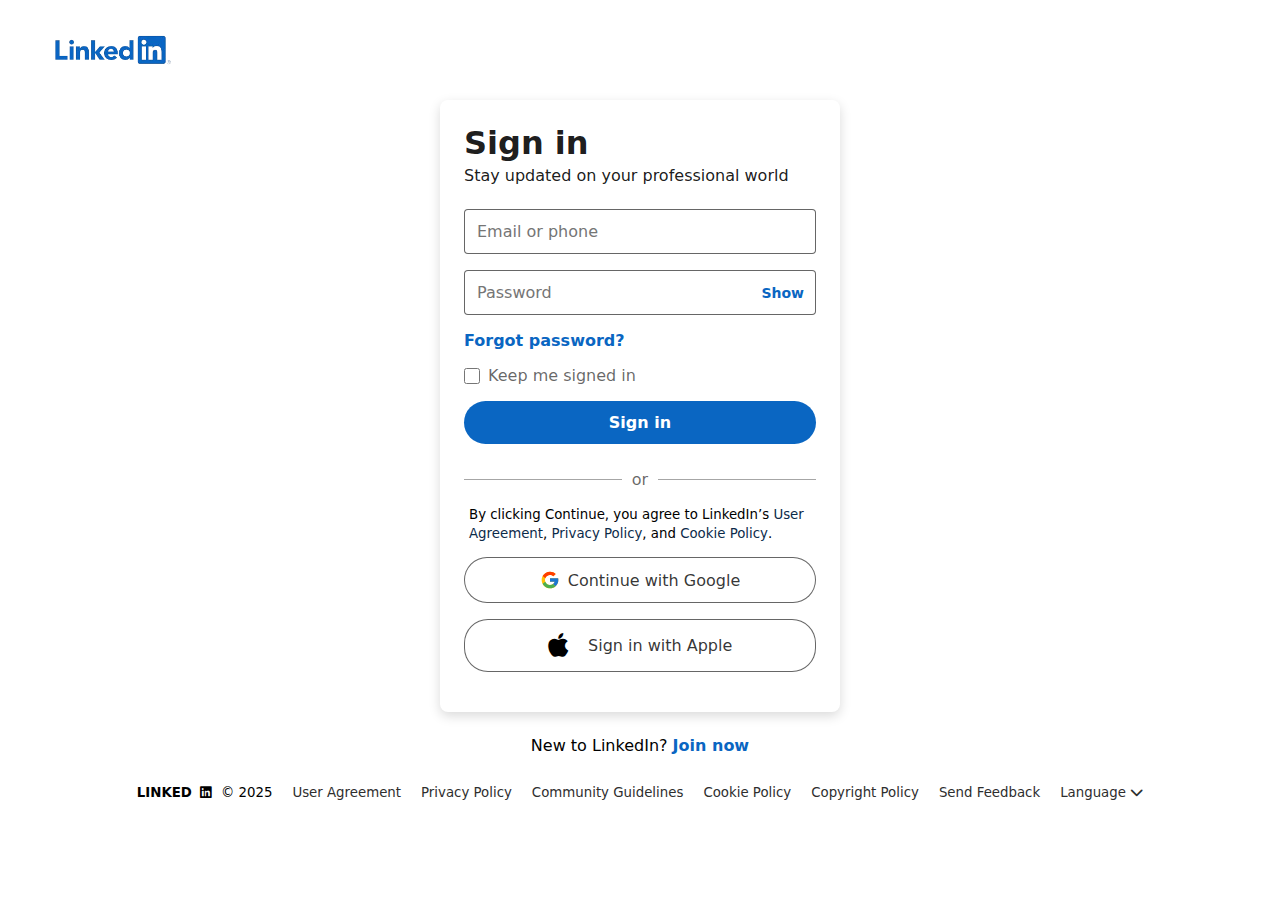
<file: linkedin-login/index.html>
<!DOCTYPE html>
<html lang="en">
  <head>
    <meta charset="UTF-8" />
    <meta name="viewport" content="width=device-width, initial-scale=1.0" />
    <title>LinkedIn Login</title>
    <link
      rel="stylesheet"
      href="https://cdnjs.cloudflare.com/ajax/libs/font-awesome/6.7.2/css/all.min.css"
      integrity="sha512-Evv84Mr4kqVGRNSgIGL/F/aIDqQb7xQ2vcrdIwxfjThSH8CSR7PBEakCr51Ck+w+/U6swU2Im1vVX0SVk9ABhg=="
      crossorigin="anonymous"
      referrerpolicy="no-referrer"
    />
    <link rel="stylesheet" href="style.css" />
  </head>
  <body>
    <!-- header structure -->
    <header class="website-header">
      <div class="logo">
        <img src="logo.png" alt="website-logo" width="150px" />
      </div>
    </header>

    <!-- card structure desin  header-->

    <div class="signin-card">
      <h1>Sign in</h1>
      <p>Stay updated on your professional world</p>
<!-- card structure desin  form field-->
      <form>
        <div class="form-group">
          <input type="text" placeholder="Email or phone" />
        </div>

        <div class="form-group">
          <input type="password" placeholder="Password" />
          <button type="button" class="show-password">Show</button>
        </div>

        <a href="#" class="forgot-password">Forgot password?</a>

        <div class="checkbox-group">
          <input type="checkbox" id="keep-signed" />
          <label for="keep-signed">Keep me signed in</label>
        </div>

        <button type="submit" class="signin-button">Sign in</button>

        <div class="divider">
          <span>or</span>
        </div>

        <div class="policy">
          <small
            >By clicking Continue, you agree to LinkedIn’s
            <span class="text-color">User Agreement</span>,
            <span class="text-color">Privacy Policy</span>, and
            <span class="text-color">Cookie Policy</span>.</small
          >
        </div>

        <button type="button" class="social-button">
          <img
            src="[data-uri]"
            alt="Google"
          />
          Continue with Google
        </button>

        <button type="button" class="social-button">
          <i class="fa-brands size fa-apple"></i>&nbsp;&nbsp;&nbsp; Sign in with
          Apple
        </button>
      </form>
    </div>
    <footer>
      <div class="join-now">
        <p>New to LinkedIn? <a href="#">Join now</a></p>
      </div>
      <div class="flex-property">
        <small
          ><strong>LINKED</strong>&nbsp;&nbsp;<i
            class="fa-brands fa-linkedin"
          ></i
          >&nbsp;&nbsp;&copy; 2025</small
        >
        <small
          ><ul class="footer-list">
            <li class="deco">User Agreement</li>
            <li class="deco">Privacy Policy</li>
            <li class="deco">Community Guidelines</li>
            <li class="deco">Cookie Policy</li>
            <li class="deco">Copyright Policy</li>
            <li class="deco">Send Feedback</li>
            <li class="deco">
              Language <i class="fa-solid fa-chevron-down"></i>
            </li></ul
        ></small>
      </div>
    </footer>
  </body>
</html>
</file>
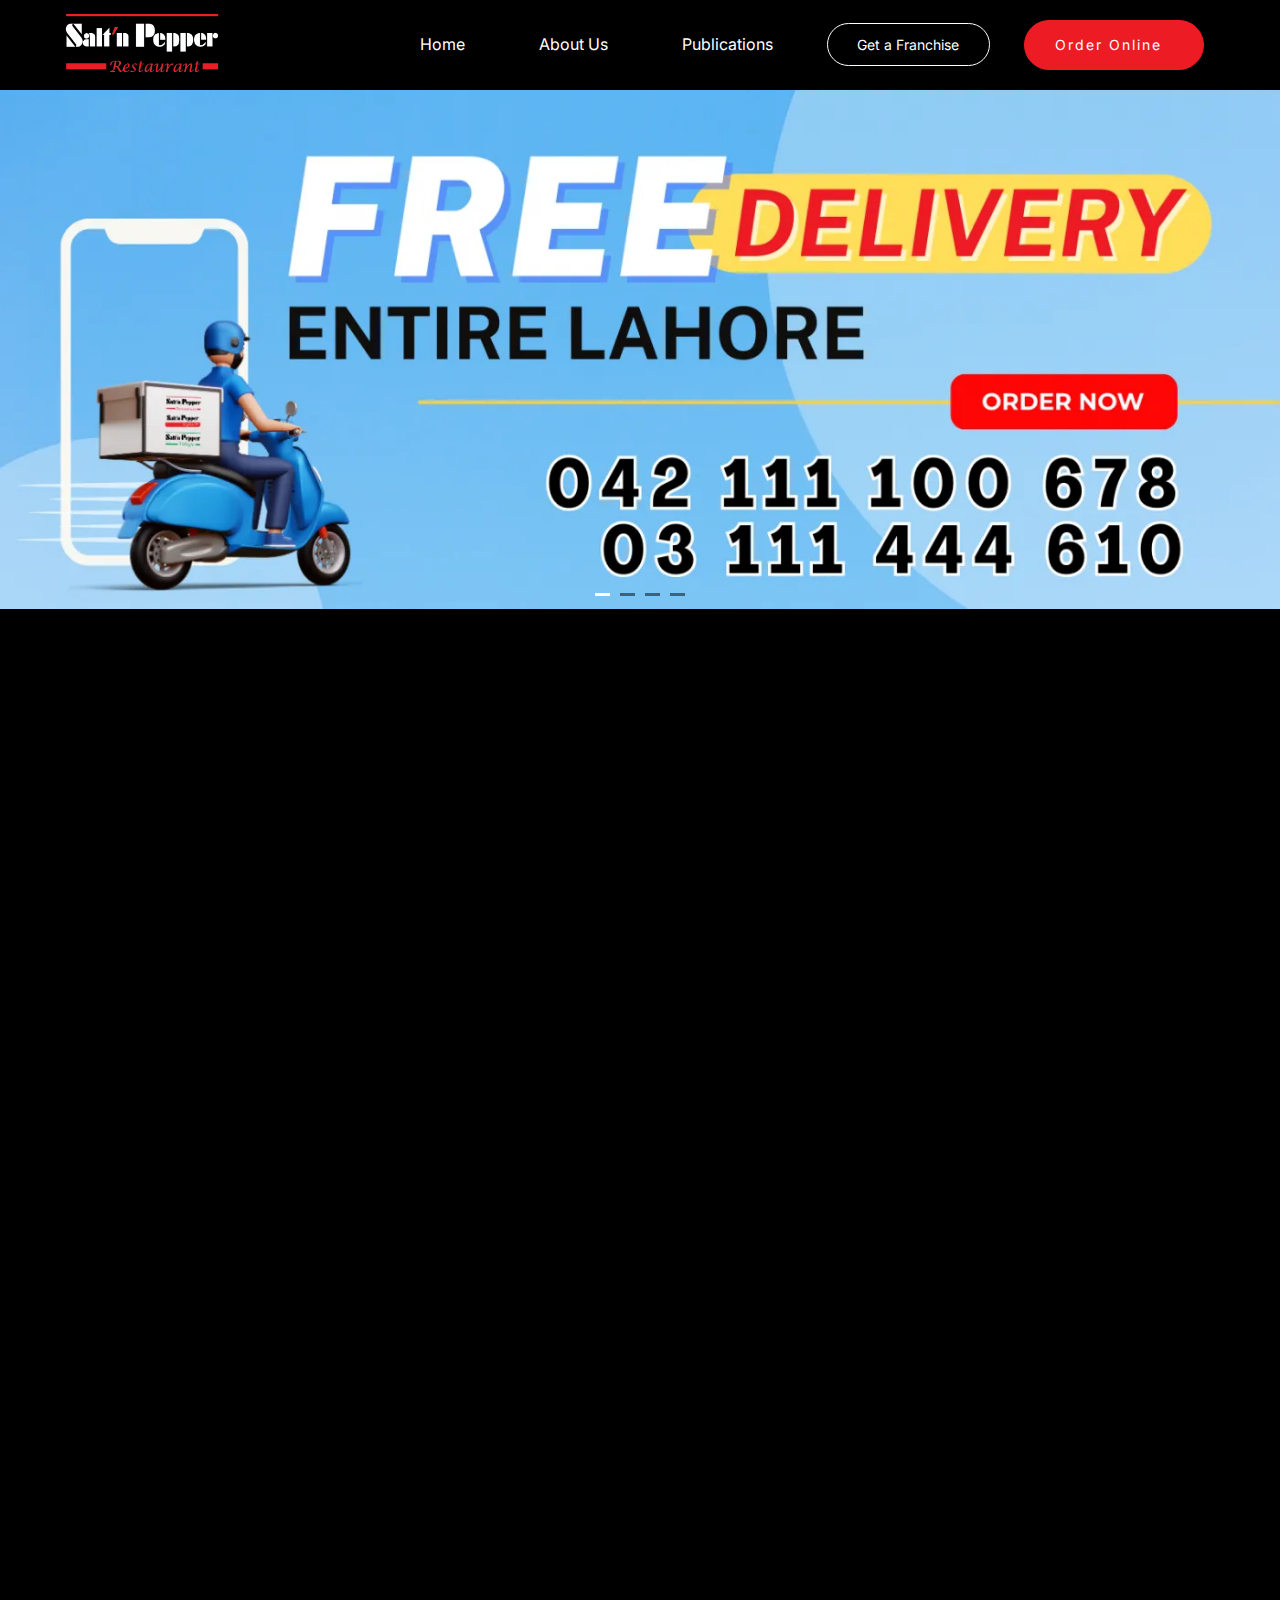
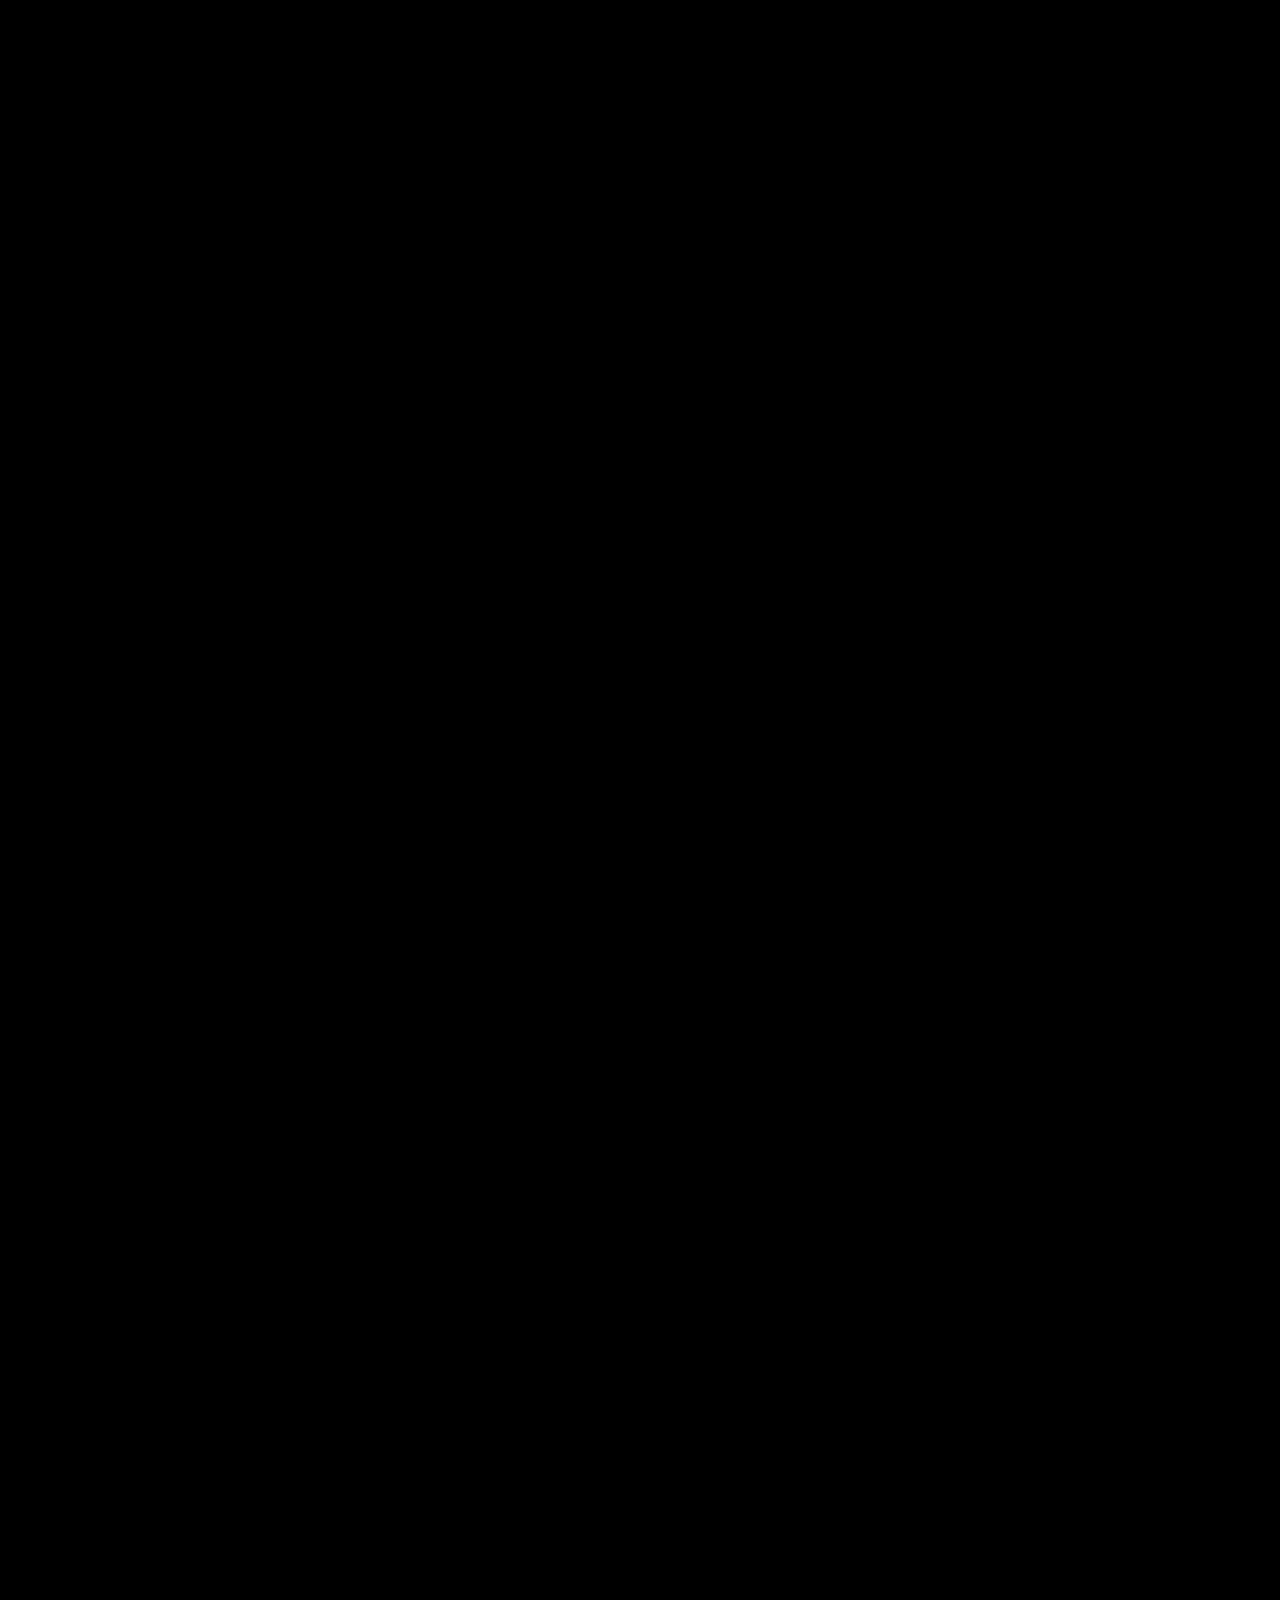
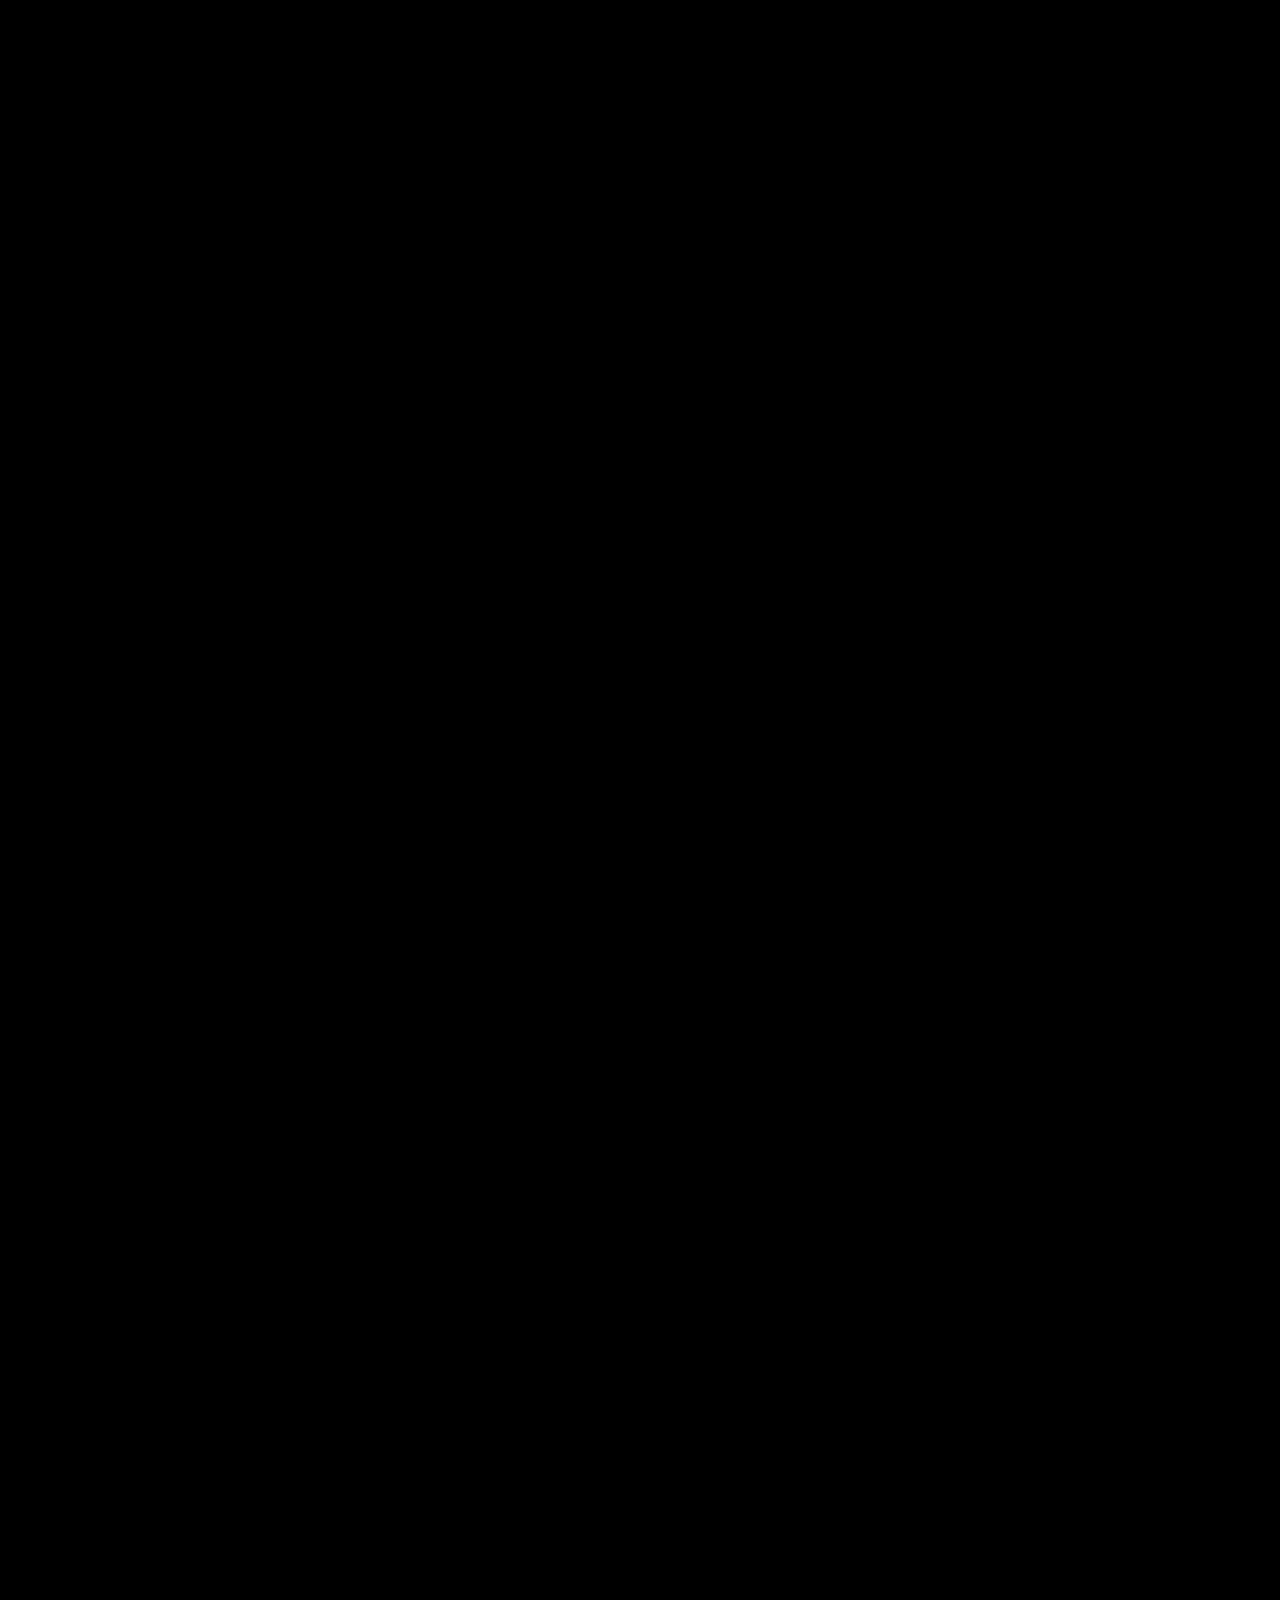
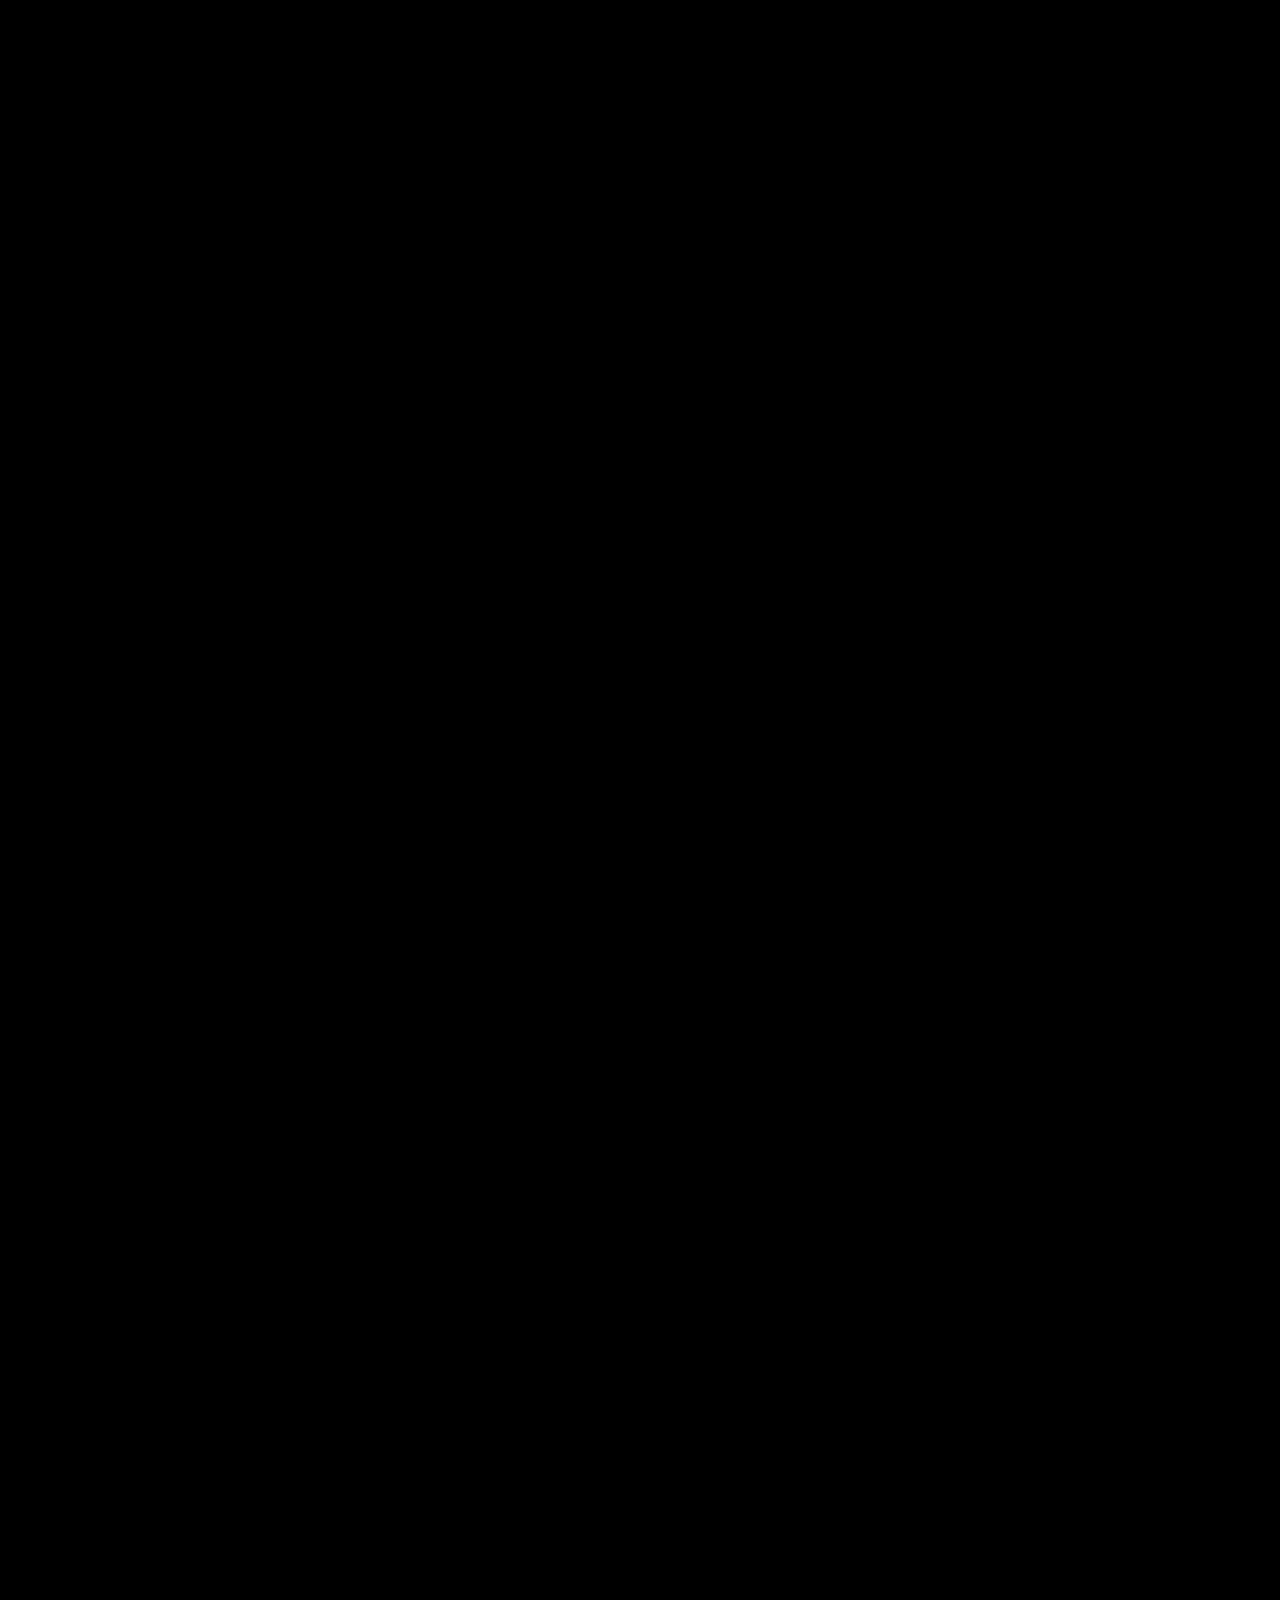
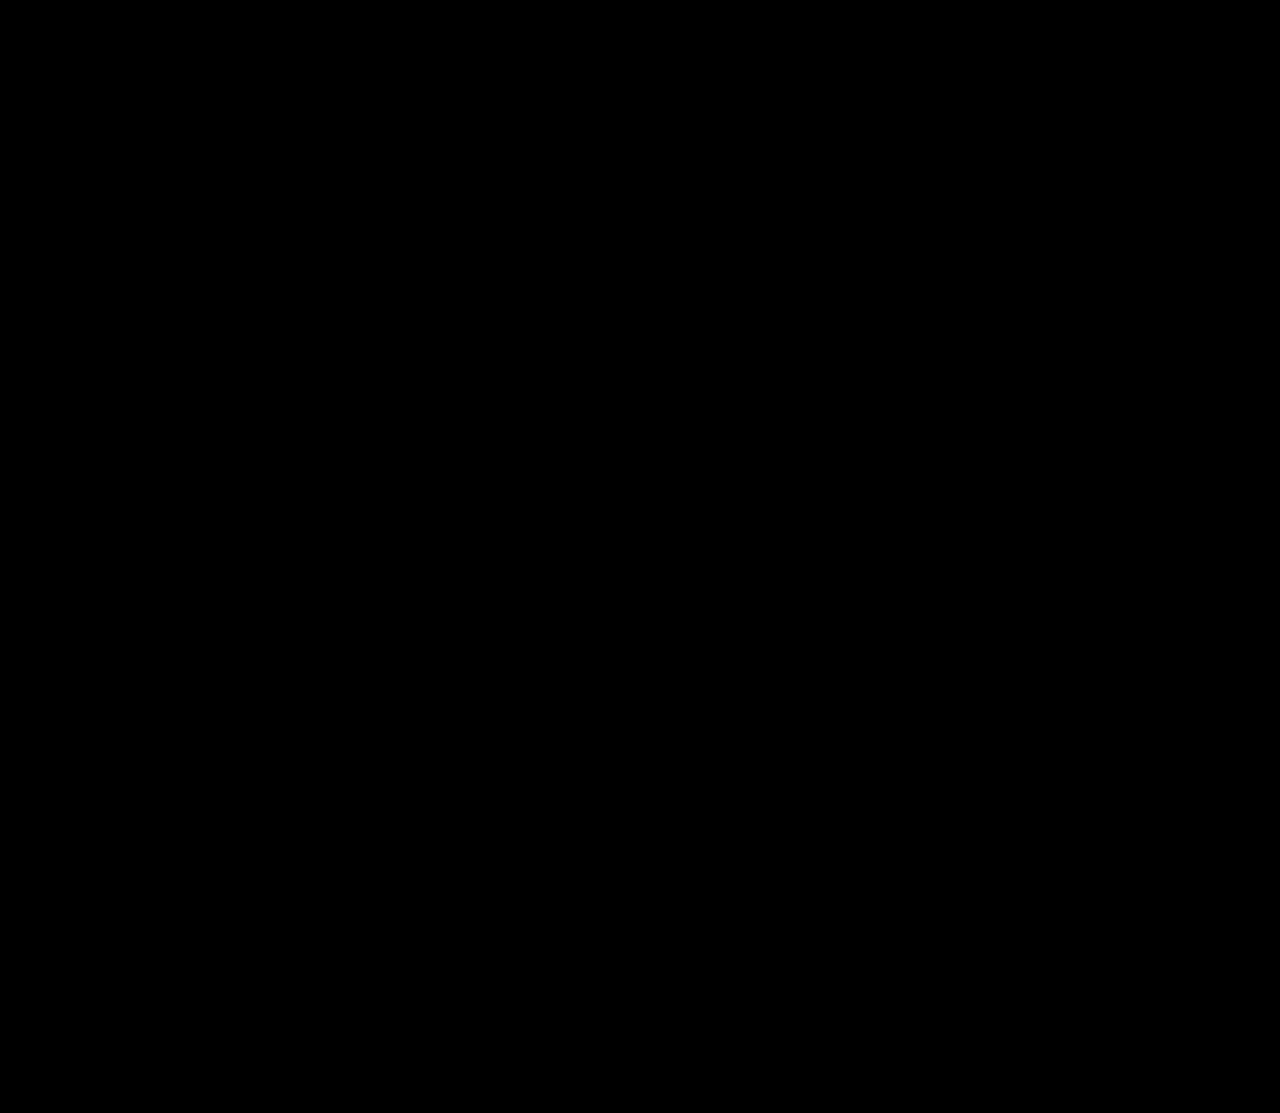
<file: salt-n-pepper/index.html>
<!DOCTYPE html>
<html lang="en">
  <head>
    <meta charset="UTF-8" />
    <meta name="viewport" content="width=device-width, initial-scale=1.0" />
    <title>Snp-Main</title>
    <link
      rel="stylesheet"
      href="https://cdnjs.cloudflare.com/ajax/libs/font-awesome/6.7.1/css/all.min.css"
      integrity="sha512-5Hs3dF2AEPkpNAR7UiOHba+lRSJNeM2ECkwxUIxC1Q/FLycGTbNapWXB4tP889k5T5Ju8fs4b1P5z/iB4nMfSQ=="
      crossorigin="anonymous"
      referrerpolicy="no-referrer"
    />
    <link rel="preconnect" href="https://fonts.googleapis.com" />
    <link rel="preconnect" href="https://fonts.gstatic.com" crossorigin />
    <link
      href="https://fonts.googleapis.com/css2?family=Inter:ital,opsz,wght@0,14..32,100..900;1,14..32,100..900&family=Montserrat:ital,wght@0,100..900;1,100..900&family=Roboto:ital,wght@0,100;0,300;0,400;0,500;0,700;0,900;1,100;1,300;1,400;1,500;1,700;1,900&display=swap"
      rel="stylesheet"
    />
    <link rel="stylesheet" href="style.css" />
  </head>
  <body>
    <header class="header-container">
      <div class="logo-image">
        <img src="section-images/logo.webp" alt="logo" width="160px" />
      </div>
      <nav class="nav-padding">
        <ul>
          <li><a href="/">Home</a></li>
          <li><a href="about">About Us</a></li>
          <li><a href="publications">Publications</a></li>
          <li class="border-li">
            <a class="nav-btn" href="get_a_franchise">Get a Franchise</a>
          </li>
          <li class="order">
            <a class="nav-btn" href="order_online"
              >Order Online <i class="fa-solid fa-circle-arrow-right"> </i
            ></a>
          </li>
        </ul>
      </nav>
    </header>

    <main>
      <section class="slider">
        <div class="slides">
          <div class="slide">
            <img src="banner-image/image1.webp" alt="Slide 1" />
          </div>
          <div class="slide">
            <img src="banner-image/image2.webp" alt="Slide 2" />
          </div>
          <div class="slide">
            <img src="banner-image/image3.webp" alt="Slide 3" />
          </div>
          <div class="slide">
            <img src="banner-image/image4.webp" alt="Slide 4" />
          </div>
        </div>
        <div class="indicators">
          <button data-index="0" class="indicator active"></button>
          <button data-index="1" class="indicator"></button>
          <button data-index="2" class="indicator"></button>
          <button data-index="3" class="indicator"></button>
        </div>
      </section>

      <!-- section about -->
      <section class="product-brand-section">
        <div class="container-product">
          <div class="main-custom-heading">
            <h2>
              Welcome to <span class="logo-text-bold">Salt'n Pepper</span>
              <br />
              &nbsp;&nbsp;&nbsp;&nbsp; Restaurants! Our Brands
            </h2>
            <p>
              Please click our brands below for further information,
              reservations, or to order online!
            </p>
          </div>
          <div class="product-brand-main">
            <div class="product-brand-list">
              <div class="banner-slider-arrow"></div>
              <ul class="product_brand_slider slick-initialized slick-slider">
                <div class="slick-list draggable" tabindex="0">
                  <div class="slick-track">
                    <li
                      class="slick-slide slick-active"
                      width="240px"
                      data-slick-index="0"
                    >
                      <div class="product_brand_figure_box">
                        <figure>
                          <a href="#" target="_blank">
                            <img
                              src="section-images/sec-image1.webp"
                              alt="Salt'n Pepper Restaurant"
                            />
                          </a>
                        </figure>
                      </div>
                      <div class="brand_btn_holds">
                        <a class="product-btn" href="#">Order Now</a>
                      </div>
                    </li>
                    <li
                      class="slick-slide slick-active"
                      width="240px"
                      data-slick-index="1"
                    >
                      <div class="product_brand_figure_box">
                        <figure>
                          <a href="#" target="_blank">
                            <img
                              src="section-images/sec-image2.webp"
                              alt="Salt'n Pepper Express"
                            />
                          </a>
                        </figure>
                      </div>
                      <div class="brand_btn_holds">
                        <a class="product-btn" href="#">Order Now</a>
                      </div>
                    </li>
                    <li
                      class="slick-slide slick-active"
                      width="240px"
                      data-slick-index="2"
                    >
                      <div class="product_brand_figure_box">
                        <figure>
                          <a href="#" target="_blank">
                            <img
                              src="section-images/sec-image3.webp"
                              alt="Salt'n Pepper Village"
                            />
                          </a>
                        </figure>
                      </div>
                      <div class="brand_btn_holds">
                        <a class="product-btn" href="#">Reserve a Table</a>
                      </div>
                    </li>
                  </div>
                </div>
              </ul>
            </div>
          </div>
        </div>
      </section>
      <!-- resturant franchise -->
      <section class="resturant_franchise">
        <div>
          <div class="main-custom-heading-two">
            <h2 class="latters-gap">
              <span class="logo-text-bold">Salt'n Pepper</span> <br />
              <span class="spacing">Restaurant Franchise</span>
            </h2>
            <p>
              Each of our franchises are individually managed. For further
              details, kindly contact them directly.
            </p>
          </div>
          <div class="snp_right_side_one">
            <img
              src="franchise-image/s-image.webp"
              alt="S logo"
              width="325"
              height="465"
            />
          </div>
          <div class="franchise_container">
            <div>
              <div class="frachise_box row_custom">
                <small>Islamabad</small>
                <h3>
                  <span class="logo-text-hold-second">Salt'n Pepper </span>
                  Restaurant
                </h3>
                <p>
                  <i class="fa-solid fa-location-dot"></i>&nbsp;&nbsp;Plot# 55,
                  Shabbir Plaza, Blue Area, F-6, Islamabad
                </p>
                <p>
                  <a href="tel:051-260490-6"
                    ><i class="fa-solid fa-phone"></i>&nbsp;&nbsp;ph:
                    051-260490-6
                  </a>
                </p>
                <a class="border-a" href="#"
                  >Get Direction
                  <span class="arrow-one"
                    >&nbsp;&nbsp;<i
                      class="fa-solid fa-circle-arrow-right"
                    ></i></span
                ></a>
              </div>
            </div>
            <div class="frachise_box_img">
              <img
                src="franchise-image/franchise-image1.webp"
                alt="Franchise Building"
              />
            </div>
          </div>
        </div>
        <div class="franchise_container">
          <div class="frachise_box_img">
            <img
              src="franchise-image/franchise-image2.webp"
              alt="Franchise Building two"
            />
          </div>

          <div class="row_custom">
            <small>Faislabad</small>
            <h3>
              <span class="logo-text-hold-second">Salt'n Pepper</span>
              Restaurant
            </h3>
            <p>
              <i class="fa-solid fa-location-dot"></i>&nbsp;&nbsp;4-Kohinoor
              City, Faisalabad
            </p>
            <p>
              <a href="tel:051-260490-6"
                ><i class="fa-solid fa-phone"></i>&nbsp;&nbsp;Ph: 041-8711404</a
              >
            </p>
            <a class="border-a" href="#"
              >Get Direction
              <span class="arrow-one"
                ><i class="fa-solid fa-circle-arrow-right"></i></span
            ></a>
          </div>
        </div>
        <div class="franchise_container">
          <div class="row_custom">
            <small>Bahawalpur</small>
            <h3>
              <span class="logo-text-hold-second">Salt'n Pepper</span>
              Restaurant
            </h3>
            <p>
              <i class="fa-solid fa-location-dot"></i>&nbsp;&nbsp;D.C Chowk,
              opposite Commissioner House, Bahawalpur
            </p>
            <p>
              <a href="tel:062-2740271-2"
                ><i class="fa-solid fa-phone"></i>&nbsp;&nbsp;&nbsp;Ph:
                062-2740271-2</a
              >
            </p>
            <a class="border-a" href="#"
              >Get Direction
              <span class="arrow-one"
                >&nbsp;&nbsp;<i
                  class="fa-solid fa-circle-arrow-right"
                ></i></span
            ></a>
          </div>
          <div class="frachise_box_img">
            <img
              src="franchise-image/franchise-image3.webp"
              alt="another Building"
            />
          </div>
        </div>
      </section>

      <!-- express franchise code start here -->
      <section class="express-container">
        <div class="background">
          <img
            src="express-frenchise/background.webp"
            alt=""
            width="1000"
            height="900px"
          />
        </div>
        <h2>
          <span class="logo-text">Salt'n Pepper</span><br />Express Franchises
        </h2>
        <div class="row">
          <div class="card">
            <img
              src="express-frenchise/franchise01.webp"
              alt="Sargodha Branch"
            />
            <small class="location">sargodha</small>
            <h3 class="express-heading">
              <span class="logo-text1">Salt'n Pepper</span> Express
            </h3>
            <p>
              <i class="fa-solid fa-location-dot"></i> Opposite Sargodha Arts
              Council Babar Road
            </p>
            <p><i class="fa-solid fa-phone"></i>Ph: 048-3725500</p>
            <a href="#"
              >Get Directions<i class="fa-solid fa-circle-arrow-right"></i
            ></a>
          </div>
          <div class="card">
            <img src="express-frenchise/franchise02.webp" alt="Jhelum Branch" />
            <small class="location">Jhelum</small>
            <h3 class="express-heading">
              <span class="logo-text1">Salt'n Pepper</span> Express
            </h3>
            <p class="express-paragrapgh">
              <i class="fa-solid fa-location-dot"></i> Opposite Dancing Fountain
              Gallery 2 Citi Housing Jhelum,
            </p>
            <p><i class="fa-solid fa-phone"></i>Ph: 0307-7675555</p>
            <a href="#"
              >Get Directions<i class="fa-solid fa-circle-arrow-right"></i
            ></a>
          </div>
          <div class="card">
            <img
              src="express-frenchise/franchise03.webp"
              alt="Faisal Town Branch"
            />
            <small class="location">Faisal Town</small>
            <h3 class="express-heading">
              <span class="logo-text1">Salt'n Pepper</span> Express
            </h3>
            <p>
              <i class="fa-solid fa-location-dot"></i> 34-C Abul Hassan Isfahani
              Rd, Faisal Town,Lahore
            </p>
            <p><i class="fa-solid fa-phone"></i>Ph: 042-111-100-678</p>
            <a href="#"
              >Get Directions<i class="fa-solid fa-circle-arrow-right"></i
            ></a>
          </div>
        </div>

        <div class="row">
          <div class="card">
            <img src="express-frenchise/franchise04.webp" alt="DHA Branch" />
            <small class="location">DHA</small>
            <h3 class="express-heading">
              <span class="logo-text1">Salt'n Pepper</span> Express
            </h3>
            <p>
              <i class="fa-solid fa-location-dot"></i> 93-Y Phase III,
              DHA,Lahore
            </p>
            <p><i class="fa-solid fa-phone"></i>Ph: 042-111-100-678</p>
            <a href="#"
              >Get Directions<i class="fa-solid fa-circle-arrow-right"></i
            ></a>
          </div>
          <div class="card">
            <img
              src="express-frenchise/franchise05.webp"
              alt="Bahria Town Branch"
            />
            <small class="location">Bahria Town</small>
            <h3 class="express-heading">
              <span class="logo-text1">Salt'n Pepper</span> Express
            </h3>
            <p>
              <i class="fa-solid fa-location-dot"></i> 93-Y Phase III,
              DHA,Lahore
            </p>
            <p><i class="fa-solid fa-phone"></i>Ph: 042-111-100-678</p>
            <a href="#"
              >Get Directions<i class="fa-solid fa-circle-arrow-right"></i
            ></a>
          </div>
          <div class="card">
            <img
              src="express-frenchise/franchise06.webp"
              alt="Gujar Khan Branch"
            />
            <small class="location">Gujar Khan</small>
            <h3 class="express-heading">
              <span class="logo-text1">Salt'n Pepper</span> Express
            </h3>
            <p>
              <i class="fa-solid fa-location-dot"></i> New Metro City Gujar Khan
            </p>
            <p><i class="fa-solid fa-phone"></i>Ph: 0321-1114962</p>
            <a href="#"
              >Get Directions<i class="fa-solid fa-circle-arrow-right"></i
            ></a>
          </div>
        </div>
        <div class="row">
          <div class="card">
            <img
              src="express-frenchise/franchise07.webp"
              alt="Lahore Branch"
              width="350"
              height="250"
            />
            <small class="location">Lahore</small>
            <h3 class="express-heading">
              <span class="logo-text1">Salt'n Pepper</span> Express
            </h3>
            <p>
              <i class="fa-solid fa-location-dot"></i> Shop no.5, Arcade Block,
              Fortress Stadium, Lahore
            </p>
            <p><i class="fa-solid fa-phone"></i>Ph: 042-366-23-100</p>
            <a href="#"
              >Get Directions<i class="fa-solid fa-circle-arrow-right"></i
            ></a>
          </div>
          <div class="card">
            <img
              src="express-frenchise/franchise08.webp"
              alt="Gujrat Branch"
              width="350"
              height="250"
            />
            <small class="location">Gujrat</small>
            <h3 class="express-heading">
              <span class="logo-text1">Salt'n Pepper</span> Express
            </h3>
            <p><i class="fa-solid fa-location-dot"></i> Service Mor, Gujrat</p>
            <p><i class="fa-solid fa-phone"></i>Ph: 0311-1124600</p>
            <a href="#"
              >Get Directions<i class="fa-solid fa-circle-arrow-right"></i
            ></a>
          </div>
          <div class="card">
            <img
              src="express-frenchise/franchise09.webp"
              alt="Sahiwal Branch"
              width="350"
              height="250"
            />
            <small class="location">Sahiwal</small>
            <h3 class="express-heading">
              <span class="logo-text1">Salt'n Pepper</span> Express
            </h3>
            <p>
              <i class="fa-solid fa-location-dot"></i> Opposite Main Gate Police
              Line, Sahiwal
            </p>
            <p><i class="fa-solid fa-phone"></i>Ph: 040-4515485</p>
            <a href="#"
              >Get Directions<i class="fa-solid fa-circle-arrow-right"></i
            ></a>
          </div>
        </div>
      </section>

      <!-- village franchise code start here -->
      <section class="village-section">
        <div class="row3">
          <h2 class="village-heading">
            <span class="logo-text">Salt'n Pepper </span><br />Village Franchise
          </h2>
          <div class="village-image">
            <img
              src="village-franchise/village-franchise.webp"
              alt="Village Franchise"
            />
            <div class="village-content-flex">
              <small class="location-village">Gujranwala</small>
              <h3>
                <span class="logo-text-village">Salt'n Pepper</span> Village
              </h3>
              <p class="village-para">
                <i class="fa-solid fa-location-dot"></i>&nbsp;Adjacent to Rida
                Marquees /DHA Main Gate, GT Road Gujranwala Cantt
              </p>
              <p class="village-para">
                <i class="fa-solid fa-phone"></i>Ph: 055-3884500 l ,055-3880400
              </p>
              <br />
              <br />
              <a class="village-button" href="#"
                >Get Directions<i class="fa-solid fa-circle-arrow-right"></i
              ></a>
            </div>
          </div>
        </div>
      </section>

      <!-- comming soon franchise -->

      <section class="franchise-express-section">
        <div class="container">
          <h2>
            <span class="logo-text">Salt'n Pepper</span><br />Express Franchises
            (Opening Soon)
          </h2>
          <div class="card-container">
            <div class="card-franchise">
              <img src="location-image.webp" alt="Location" />
              <div class="card-content">
                <small>Opening Soon</small>
                <h4>
                  <span class="logo-text-soon">Salt'n Pepper</span><br />Express
                </h4>
                <p>Al-Jalil Garden<br />Sadhoke</p>
              </div>
            </div>
            <div class="card-franchise">
              <img src="location-image.webp" alt="Location" />
              <div class="card-content">
                <small>Opening Soon</small>
                <h4>
                  <span class="logo-text-soon">Salt'n Pepper</span><br />Express
                </h4>
                <p>Al-Jalil Garden<br />Sheikhupura</p>
              </div>
            </div>
            <div class="card-franchise">
              <img src="location-image.webp" alt="Location" />
              <div class="card-content">
                <small>Opening Soon</small>
                <h4>
                  <span class="logo-text-soon">Salt'n Pepper</span><br />Express
                </h4>
                <p>Blue World City<br />Rawalpindi</p>
              </div>
            </div>
            <div class="card-franchise">
              <img src="location-image.webp" alt="Location" />
              <div class="card-content">
                <small>Opening Soon</small>
                <h4>
                  <span class="logo-text-soon">Salt'n Pepper</span><br />Express
                </h4>
                <p>City Housing<br />Gujranwala</p>
              </div>
            </div>
            <div class="card-franchise">
              <img src="location-image.webp" alt="Location" />
              <div class="card-content">
                <small>Opening Soon</small>
                <h4>
                  <span class="logo-text-soon">Salt'n Pepper</span><br />Express
                </h4>
                <p>City Housing<br />Sialkot</p>
              </div>
            </div>
            <div class="card-franchise">
              <img src="location-image.webp" alt="Location" />
              <div class="card-content">
                <small>Opening Soon</small>
                <h4>
                  <span class="logo-text-soon">Salt'n Pepper</span><br />Express
                </h4>
                <p>Al-Jalil Garden<br />Sharqpur</p>
              </div>
            </div>
            <div
              class="card-franchise"
              style="margin-left: auto; margin-right: auto"
            >
              <img src="location-image.webp" alt="Location" />
              <div class="card-content">
                <small>Opening Soon</small>
                <h4>
                  <span class="logo-text-soon">Salt'n Pepper</span><br />Express
                </h4>
                <p>Burewala</p>
              </div>
            </div>
          </div>
        </div>
      </section>

      <!-- social feed -->
      <section class="socialFeed">
        <div class="insta_feed_heading">
          <h3>Social Feed</h3>
        </div>
        <div class="insta_custom_section">
          <ul class="social-container">
            <li>
              <a href="#"
                ><img src="social-feed/image1.webp" alt="" width="250px"
              /></a>
            </li>
            <li>
              <a href="#"
                ><img src="social-feed/image2.webp" alt="" width="250px"
              /></a>
            </li>
            <li>
              <a href="#"
                ><img src="social-feed/image3.webp" alt="" width="250px"
              /></a>
            </li>
            <li>
              <a href="#"
                ><img src="social-feed/image4.webp" alt="" width="250px"
              /></a>
            </li>
          </ul>
        </div>
      </section>
    </main>
    <!-- create a footer  -->
    <footer class="footer-space">
      <div class="footer-back">
        <img src="franchise-image/s-image.webp" alt="" />
      </div>
      <div class="footer-section">
        <div class="sect1">
          <div class="footer-logo">
            <img src="section-images/logo.webp" alt="logo" />
          </div>
          <div class="sect1para">
            <p>
              The Salt’n Pepper Restaurants are an example of gracious dinning,
              outstanding service, extraordinary classic and contemporary
              cuisine. The restaurants have become the ultimate dinning
              destinations in Lahore. From family occasions to business dinner
              and moments of the heart, this place is where unforgettable
              memories are made.
            </p>

            <p>Terms & conditions Privacy policy</p>
          </div>
        </div>

        <div class="site-links">
          <h3 class="footer-heading">Site Links</h3>

          <a href="#">Home</a>
          <a href="#">About Us</a>
          <a href="#">Publications</a>
          <a href="#">Get a Franchise</a>
          <a href="#">FeedBack</a>
        </div>

        <div class="contact-us">
          <h3 class="footer-heading">Contact Us</h3>
          <h4 class="footer-subheading">Head office Address</h4>
          <p class="para-white">
            Foodconsults (Pvt) Ltd 23-Usman Block, New GardenTown, Lahore,
            Pakistan
          </p>
          <h4 class="footer-subheading">Head office number</h4>
          <p class="para-white">+92 42 358 509 31</p>
          <p class="para-white">+92 42 358 509 30</p>
          <h4 class="footer-subheading">Email Address</h4>
          <p class="para-white">snpfood@brain.net.pk</p>
          <p class="para-white"></p>

          <h4 class="footer-subheading">Free delivery number</h4>
          <p class="para-white">+92 42 111 100 678</p>
          <p class="para-white">+92 03 111 444 610</p>
        </div>

        <div class="follow-us">
          <div class="red">
            <h3 class="footer-heading">Follow Us</h3>
            <i class="fa-brands bg-red fa-facebook"></i>
            <i class="fa-brands bg-red fa-instagram"></i>
            <i class="fa-brands bg-red fa-twitter"></i>
          </div>
          <div class="app-store">
            <img class="app-icon" src="social-icons/app-store.webp" alt="" />
            <img src="social-icons/google-play.webp" alt="" />
          </div>
        </div>
      </div>
    </footer>
    <div class="footer-end">
      <p class="space1">© 2024 Snp Main</p>
      <p class="space2">Powered by tossdown.com</p>
    </div>

    <script src="script.js"></script>
  </body>
</html>
</file>
<file: linkedin-login/style.css>
* {
  margin: 0;
  padding: 0;
  box-sizing: border-box;
  font-family: -apple-system, system-ui, BlinkMacSystemFont, "Segoe UI", Roboto,
    "Helvetica Neue", "Fira Sans", Ubuntu, Oxygen, "Oxygen Sans", Cantarell,
    "Droid Sans", "Apple Color Emoji", "Segoe UI Emoji", "Segoe UI Emoji",
    "Segoe UI Symbol", "Lucida Grande", Helvetica, Arial, sans-serif;
}

body {
  background-color: #fff;
  display: flex;
  flex-direction: column;
  align-items: center;
  min-height: 100vh;
}

/* header logo style */
.website-header {
  position: relative;
  width: 100%;
  margin-bottom: 100px;
}
.logo {
  margin-bottom: 32px;
  position: absolute;
  left: 3%;
  top: 0%;
}
/* card layout */

.signin-card {
  background: white;
  padding: 24px;
  border-radius: 8px;
  box-shadow: 0 4px 12px rgba(0, 0, 0, 0.15);
  width: 100%;
  max-width: 400px;
}

.signin-card h1 {
  font-size: 32px;
  font-weight: 600;
  color: rgba(0, 0, 0, 0.9);
  margin-bottom: 4px;
}

.signin-card p {
  color: rgba(0, 0, 0, 0.9);
  margin-bottom: 24px;
}

/* form filed layout */

.form-group {
  margin-bottom: 16px;
  position: relative;
}

input[type="text"],
input[type="password"] {
  width: 100%;
  padding: 12px;
  border: 1px solid rgba(0, 0, 0, 0.6);
  border-radius: 4px;
  font-size: 16px;
}

input[type="text"]:focus,
input[type="password"]:focus {
  outline: none;
  border-color: #0a66c2;
  box-shadow: 0 0 0 1px #0a66c2;
}

.show-password {
  position: absolute;
  right: 12px;
  top: 50%;
  transform: translateY(-50%);
  color: #0a66c2;
  background: none;
  border: none;
  cursor: pointer;
  font-weight: 600;
  font-size: 14px;
}

.forgot-password {
  color: #0a66c2;
  text-decoration: none;
  font-weight: 600;
  font-size: 16px;
  display: inline-block;
  margin-bottom: 16px;
}

.forgot-password:hover {
  text-decoration: underline;
}

.checkbox-group {
  display: flex;
  align-items: center;
  margin-bottom: 16px;
}

.checkbox-group input[type="checkbox"] {
  width: 16px;
  height: 16px;
  margin-right: 8px;
}

.checkbox-group label {
  color: rgba(0, 0, 0, 0.6);
}

.signin-button {
  width: 100%;
  padding: 12px;
  background-color: #0a66c2;
  color: white;
  border: none;
  border-radius: 24px;
  font-size: 16px;
  font-weight: 600;
  cursor: pointer;
  margin-bottom: 16px;
}

.signin-button:hover {
  background-color: #004182;
}

.divider {
  display: flex;
  align-items: center;
  text-align: center;
  margin: 10px 0;
}

.divider::before,
.divider::after {
  content: "";
  flex: 1;
  border-bottom: 1px solid rgba(0, 0, 0, 0.35);
}

.divider span {
  padding: 0 10px;
  color: rgba(0, 0, 0, 0.6);
}
.policy {
  font-weight: 400;
  padding: 5px;
  margin-bottom: 10px;
}
.text-color {
  color: #0c2b4a;
  font-weight: 500;
}

.social-button {
  width: 100%;
  padding: 12px;
  border: 1px solid rgba(0, 0, 0, 0.6);
  border-radius: 24px;
  background: white;
  display: flex;
  align-items: center;
  justify-content: center;
  margin-bottom: 16px;
  cursor: pointer;
  font-size: 16px;
  color: rgba(0, 0, 0, 0.8);
}
.size {
  font-size: 1.7rem;
  color: black;
}

.social-button:hover {
  background-color: rgba(0, 0, 0, 0.04);
}

.social-button img {
  width: 20px;
  height: 20px;
  margin-right: 8px;
}

.join-now {
  text-align: center;
  margin-top: 24px;
}

.join-now a {
  color: #0a66c2;
  text-decoration: none;
  font-weight: 600;
}

.join-now a:hover {
  text-decoration: underline;
}
.flex-property {
  margin-top: 30px;
  margin-bottom: 30px;
  width: 100%;
  display: flex;
  justify-content: center;
  align-items: flex-start;
  gap: 20px;
}

.footer-list {
  display: flex;
  justify-content: center;
  align-items: center;
  gap: 20px;
  list-style-type: none;
}

.deco {
  color: rgb(46, 46, 46);
}
</file>
<file: salt-n-pepper/style.css>
* {
  box-sizing: border-box;
}

html,
body {
  font-family: "Inter", serif;
  font-style: normal;
  width: 100%;
  height: 100%;
  overflow-x: hidden;
  background-color: #000000;
}

body {
  margin: 0;
  padding: 0;
  overflow-x: hidden;
}
/* Header styling */
header {
  background-color: #000000;
  height: 90px;
  width: 100%;
}

.header-container {
  display: flex;
  align-items: center;
  justify-content: space-around;
}
/* navbaar styling */
li {
  display: inline-block;
  margin: 15px;
}

li > a {
  padding: 20px;
  color: #fff;
  text-decoration: none;
}

.border-li {
  border-radius: 35px;
  border: 1px solid #fff;
  padding: 12px 9.5px 12px 9.5px;
  font-size: 14px;
  font-weight: 400;
}
.order {
  background-color: #ed1c24;
  border-radius: 35px;
  text-align: center;
  border: 1px solid #ed1c24;
  padding: 10px 10.5px 12px 10.5px;
  font-size: 14px;
  font-weight: 400;
  letter-spacing: 2px;
  height: 50px; /* 
*/
}

.fa-solid {
  font-size: 20px;
}
/* slider styling */

.slider {
  position: relative;
  width: 100%;
  /* height: 100vh; */
  overflow: hidden; /* Prevent images from overflowing */
}

.slides {
  display: flex;
  transition: transform 0.5s ease-in-out;
  height: 85%;
}

.slide {
  min-width: 100%;
  height: 100%;
}

.slide img {
  width: 100%;
  height: 100%; /* Fit container without overflow */
  object-fit: cover;
}
/* slider indicators */
.indicators {
  position: absolute;
  top: 96%;
  left: 50%;
  transform: translateX(-50%);
  display: flex;
}

.indicators button {
  background-color: rgba(0, 0, 0, 0.5);
  border: none;
  width: 15px;
  height: 3px;
  margin: 0 5px;
  /* border-radius: 50%; */
  cursor: pointer;
}

.indicators .active {
  background-color: white;
}

/* product section means different vilage resturant */
.product-brand-section {
  display: block;
  width: 100%;
  height: auto;
  padding: 0px 15px 0px 15px;
  padding-top: 70px;
  position: relative;
  overflow: hidden;
  background-color: #000000;
}
.container-product {
  display: flex;
  flex-direction: column;
  justify-content: center;
  align-items: center;
  height: 100vh;
}

.main-custom-heading > h2 {
  color: #fff;
  font-size: 3rem;
  font-weight: 200;
}

.logo-text-bold {
  color: #fff;
  font-size: 4rem;
  font-weight: bold;
  letter-spacing: none;
}

.main-custom-heading > p {
  color: #fff;
  font-size: 1.2rem;
  font-weight: 200;
}

.product-brand-main {
  margin: 40px auto;
  padding: auto;
}

.slick-track {
  display: flex;
  justify-content: center;
  align-items: center;
  margin: 20px;
}
.slick-slide {
  background-color: #fff;
  height: 150px;
  border-radius: 5px;
  box-shadow: #ccc;
}

.brand_btn_holds {
  position: relative;
  left: 30%;
  top: 50%;
  margin: 5px;
}

.product-btn {
  border: 1px solid #ccc;
  padding: 10px 20px;
  border-radius: 20px;
  text-decoration: none;
  color: #fff;
}

/* resturant franchise flex */

.resturant_franchise {
  position: relative;
  width: 100%;
  height: auto;
  margin-top: 100px;
  background-color: #1d1c1cf5;
}
.franchise_container {
  margin-top: 50px;
  display: flex;
  justify-content: space-around;
  align-items: center;
}

.main-custom-heading-two {
  display: flex;
  justify-content: center;
  align-items: center;
  flex-direction: column;
}
.main-custom-heading-two > h2 {
  color: #fff;
  padding: 10px;
}

.main-custom-heading-two > p {
  color: #cccccc;
  margin: -20px;
  font-size: 1rem;
}

.spacing {
  letter-spacing: 7px;
  word-spacing: 5px;
  font-size: larger;
}
.snp_right_side_one {
  position: absolute;
  top: 2%;
  right: 5%;
  z-index: 1;
  opacity: 0.5;
}

.row_custom {
  display: flex;
  flex-direction: column;
  justify-content: center;
  padding: 20px;
}

.row_custom > small {
  color: red;
  font-size: 30px;
  font-weight: 100;
  letter-spacing: 2px;
}
.row_custom > h3 {
  color: #fff;
  font-size: 2.1rem;
  padding: 0px;
  margin: 0px;
}

.row_custom > p {
  color: #fff;
  padding: px;
  margin-top: 10px;
}

/* .row_custom > a{
    
    
    text-decoration: none;
    
    } */

.border-a {
  color: #fff;
  text-decoration: none;
  margin-top: 10px;
  border: 1px solid #cccccc;
  border-radius: 50px;
  width: 50%;
  height: 50px;
  padding: 5px;
  text-align: center;
}

.row_custom > p > a {
  color: #fff;
  margin-top: 10px;
  text-decoration: none;
}

.logo-text-hold-second {
  font-size: 1.9rem;
  font-weight: bolder;
}

/* Express franchise styling */

.express-container {
  position: relative;
}
.row {
  display: flex;
  justify-content: space-between;
  margin-bottom: 20px;
}
.card {
  width: 30%;
  text-align: center;
  padding: 20px;
  margin: 20px;
}
.card img {
  width: 100%;
  height: auto;
  margin-bottom: 20px;
}
.location {
  color: red;
  font-size: 0.9em;
  margin: 5px 0;
  text-transform: uppercase;
  letter-spacing: 2px;
}

.express-container > h2 {
  color: #fff;
  text-align: center;
  font-size: 52px;
  font-weight: 400;
}
.logo-text {
  font-size: 55px;
  font-weight: bolder;
}

.express-heading {
  color: #fff;
  font-size: 1.5em;
  font-weight: 300;
}
.logo-text1 {
  font-size: 1.6em;
  font-weight: bolder;
}

.card > p {
  color: #ccccccdc;
  padding: 0px;
}

.fa-solid {
  padding: 5px;
  margin-bottom: 30px;
}

.card > a {
  margin-top: 30px;
  border: 1px solid white;
  padding: 10px;
  border-radius: 30px;
  color: #fff;
  text-decoration: none;
  margin-top: 70px;
}
.background {
  position: absolute;
  top: 0%;
  left: 19%;
}

/* village section styling  */
.village-section {
  background-color: #121010d8;
  width: 100%;
  height: auto;
}
.village-heading {
  text-align: center;
  color: #fff;
  font-size: 3rem;
  font-weight: 200;
}

.village-image > img {
  width: 700px;
  margin: 0px 20px 20px 20px;
}
.village-image {
  display: flex;
  justify-content: center;
  align-items: center;
}

.village-content-flex {
  display: flex;
  flex-direction: column;
}

.location-village {
  color: red;
  letter-spacing: 7px;
  font-size: 20px;
}
.logo-text-village {
  font-size: 3rem;
  font-weight: bolder;
}
.village-content-flex > h3 {
  color: white;
  font-weight: 200;
  font-size: 2rem;
}

.village-para {
  color: white;
  /* font-size: 1rem; */
}

.village-button {
  width: 200px;
  height: 50px;
  text-align: center;
  padding: 8px 20px;
  background-color: rgba(27, 160, 27, 0.966);
  color: #fff;
  border-radius: 50px;
  box-sizing: border-box;
  text-decoration: none;
}

.village-button:hover {
  background-color: rgb(32, 31, 31);
  border: 2px solid rgba(27, 160, 27, 0.966);
}

/* comming soon franchise */

.franchise-express-section {
  /* background-color: white; */
  padding: 20px;
}
.container {
  max-width: 1200px;
  margin: 0 auto;
}
h2 {
  text-align: center;
  color: #333;
}
.logo-text {
  color: #fff;
}
.card-container {
  display: flex;
  flex-wrap: wrap;
  justify-content: center;
  gap: 20px;
}
.card-franchise {
  background-color: white;
  box-shadow: 0 2px 4px rgba(0, 0, 0, 0.1);
  width: calc(29.33% - 20px);
  text-align: center;
}
.card-franchise img {
  width: 50px;
  margin: 25px;
  /* height: 200px; */
  /* object-fit: cover; */
  /* border-top-left-radius: 8px; */
  /* border-top-right-radius: 8px; */
}
.card-content {
  padding: 15px;
}
small {
  color: red;
  display: block;
  margin: 5px;
  letter-spacing: 5px;
  font-weight: 300;
}
h4 {
  /* margin: 0 0 10px 0; */
  color: #000000;
  font-weight: 300;
}
p {
  margin: 0;
  color: #333;
}
.logo-text-soon {
  color: #000000;
  font-size: 2rem;
}

/* Social feed styling */

.socialFeed {
  width: 100%;
  height: auto;
}

.insta_feed_heading {
  text-align: center;
  color: #544c4c;
  font-size: 2rem;
  letter-spacing: 7px;
}
.social-container {
  text-decoration: none;
  display: flex;
}

/* Footer styling */

.footer-section {
  width: 100%;
  height: auto;
  display: flex;
  justify-content: center;
  background-color: #0d0d0d;
  padding: 50px;
}
.sect1 {
  width: 50%;
  margin: 30px;
}
.footer-logo > img {
  width: 150px;
  margin-bottom: 10px;
}
.sect1para > p {
  line-height: 25px;
  color: #fff;
}

.site-links {
  display: flex;
  flex-direction: column;
  margin-left: 30px;
  width: 20%;
}
.site-links > a {
  text-decoration: none;
  color: #fff;
  padding: 6px;
}

.contact-us {
  width: 20%;
}
.footer-heading {
  color: #fff;
  font-weight: 500px;
}

.footer-subheading {
  color: #fff;
  font-weight: bolder;
  margin-bottom: 5px;
  padding: 0px;
}

.para-white {
  color: #ccc;
  padding: 5px;
}
.bg-red {
  height: 50px;
  width: 50px;
  border-radius: 50%;
  /* background-color: #ed1c24; */
  color: #ed1c24;
  font-size: 2rem;
}

.app-icon {
  margin-bottom: 20px;
}
.footer-end {
  width: 100%;
  display: flex;
  justify-content: space-between;
  align-items: center;
}

.footer-end > p {
  color: #fff;
  letter-spacing: 2px;
}
.space1 {
  margin-left: 30px;
}
.space2 {
  margin-right: 30px;
}

.footer-space {
  position: relative;
}
.footer-back {
  position: absolute;
  top: 25%;
  left: 1%;
}

.footer-back > img {
  opacity: 0.3;
}
</file>
